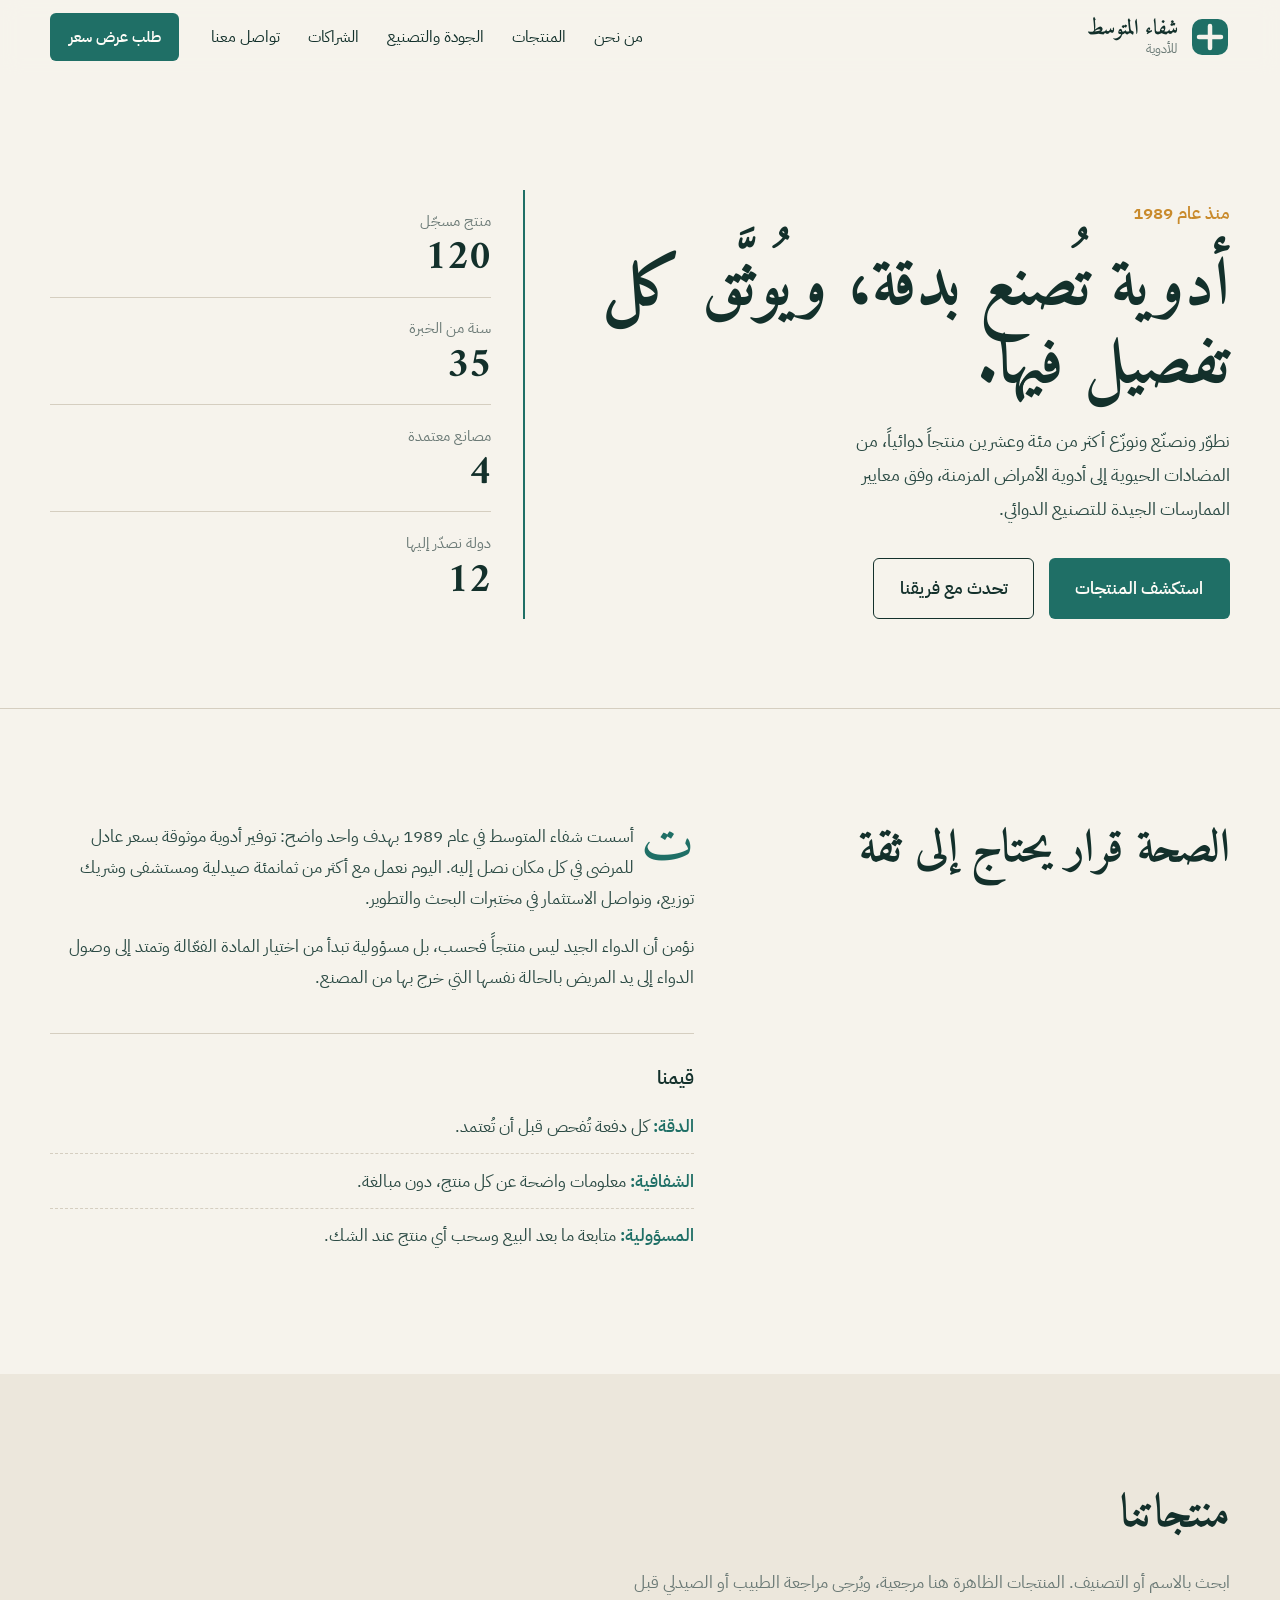
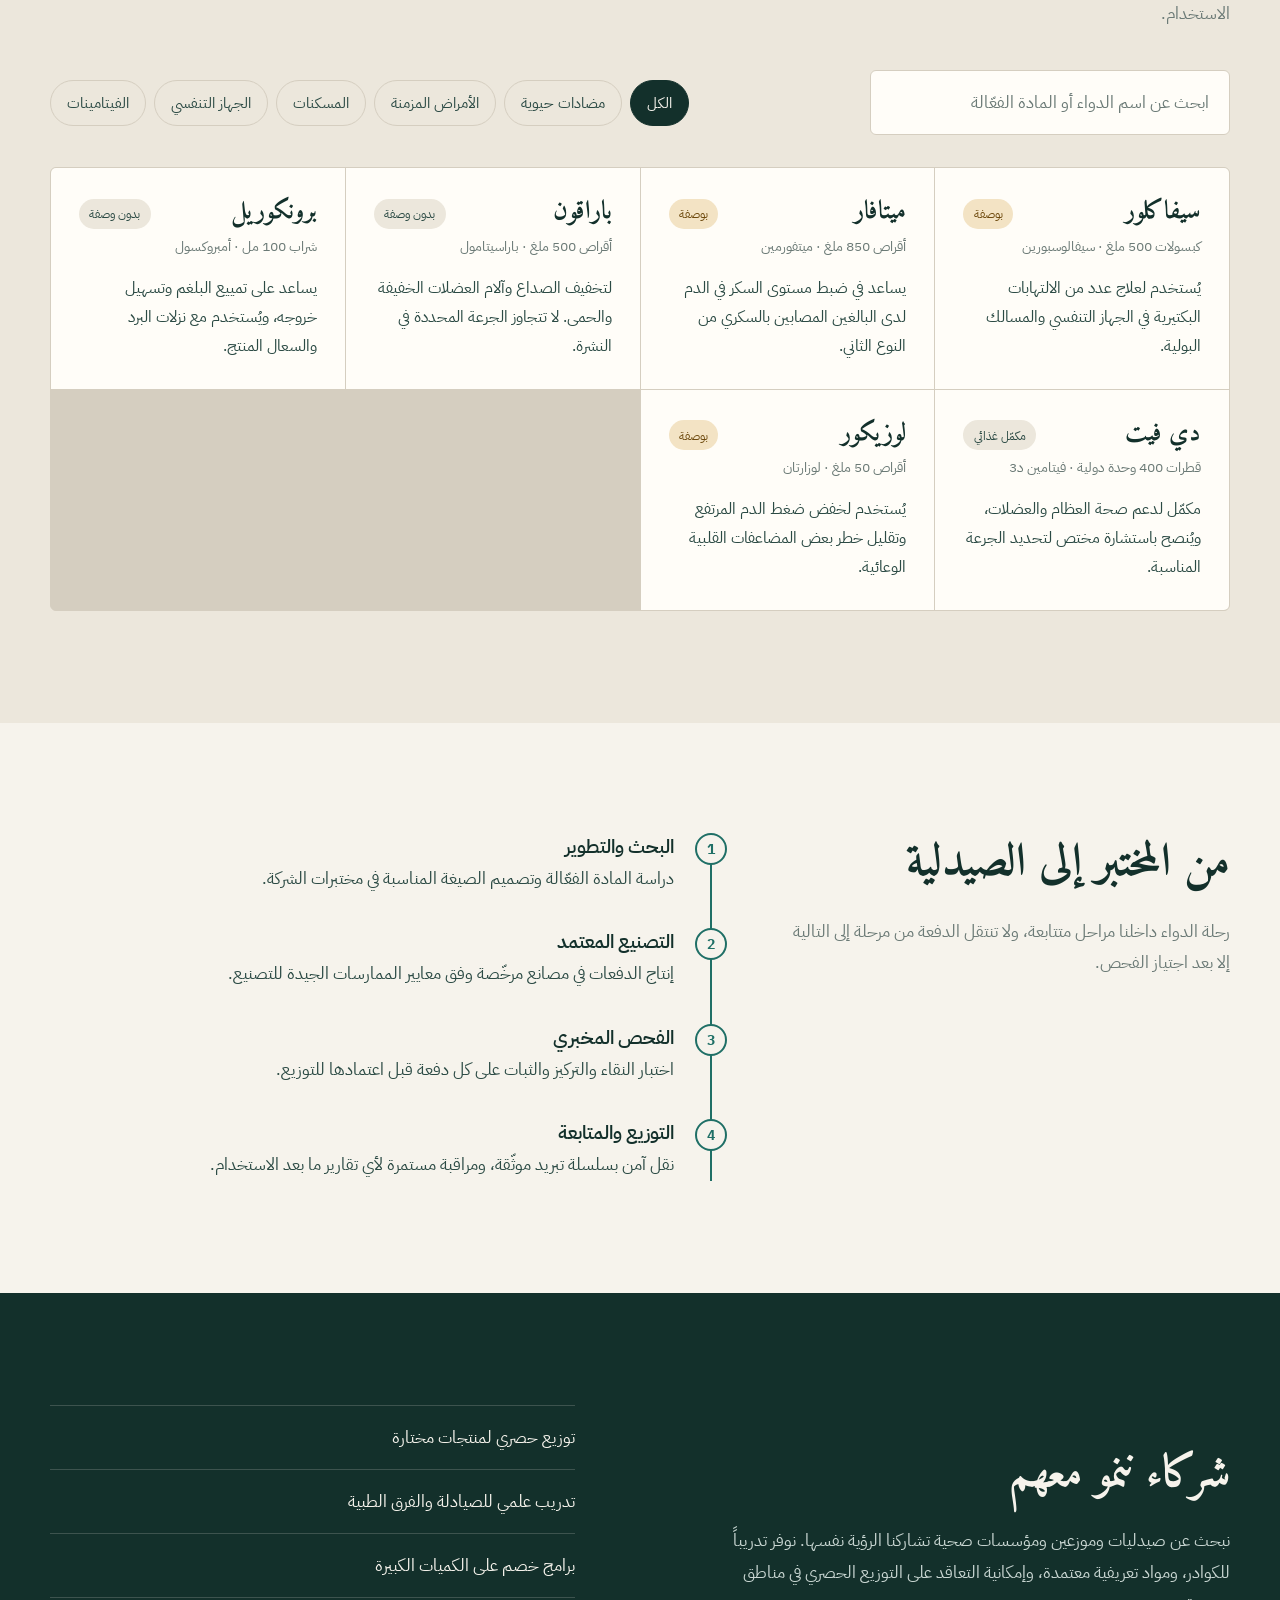
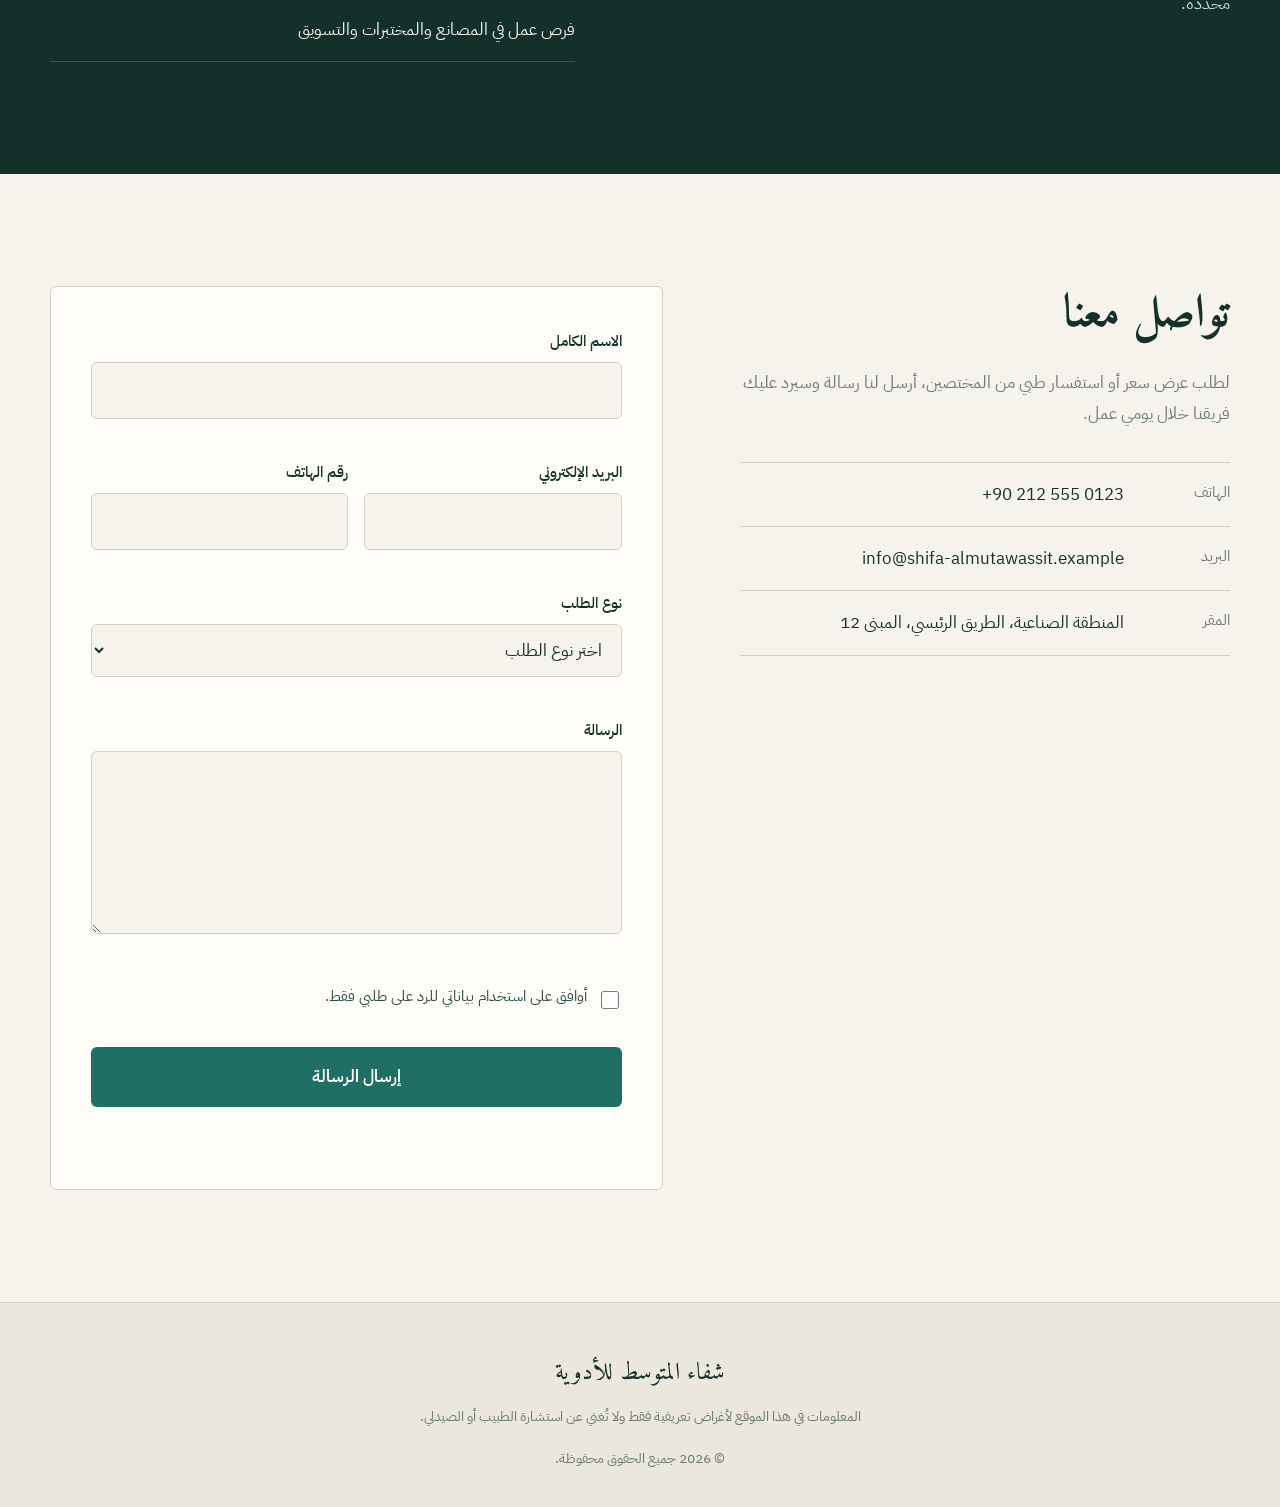
<file: index.html>
<!DOCTYPE html>
<html lang="ar" dir="rtl">
<head>
  <meta charset="UTF-8">
  <meta name="viewport" content="width=device-width, initial-scale=1.0">
  <meta name="description" content="شركة شفاء المتوسط للأدوية - منتجات دوائية عالية الجودة، مصانع معتمدة، وبحث وتطوير يخدم صحة المجتمع.">
  <title>شفاء المتوسط للأدوية | جودة تثق بها الصيدليات والمستشفيات</title>
  <link rel="preconnect" href="https://fonts.googleapis.com">
  <link rel="preconnect" href="https://fonts.gstatic.com" crossorigin>
  <link href="https://fonts.googleapis.com/css2?family=Amiri:wght@400;700&family=IBM+Plex+Sans+Arabic:wght@300;400;500;600&display=swap" rel="stylesheet">
  <link rel="stylesheet" href="styles.css">
</head>
<body>

  <a class="skip-link" href="#main">انتقل إلى المحتوى</a>

  <!-- ===== Header ===== -->
  <header class="site-header" id="siteHeader">
    <div class="container header-inner">
      <a href="#top" class="brand" aria-label="الصفحة الرئيسية">
        <svg class="brand-mark" viewBox="0 0 40 40" aria-hidden="true">
          <rect x="2" y="2" width="36" height="36" rx="10" fill="currentColor"/>
          <path d="M20 9v22M9 20h22" stroke="var(--paper)" stroke-width="4.5" stroke-linecap="round"/>
        </svg>
        <span class="brand-text">
          <strong>شفاء المتوسط</strong>
          <small>للأدوية</small>
        </span>
      </a>

      <button class="menu-toggle" id="menuToggle" aria-expanded="false" aria-controls="primaryNav">
        <span class="sr-only">القائمة</span>
        <span class="bars" aria-hidden="true"></span>
      </button>

      <nav class="primary-nav" id="primaryNav" aria-label="القائمة الرئيسية">
        <ul>
          <li><a href="#about">من نحن</a></li>
          <li><a href="#products">المنتجات</a></li>
          <li><a href="#quality">الجودة والتصنيع</a></li>
          <li><a href="#careers">الشراكات</a></li>
          <li><a href="#contact">تواصل معنا</a></li>
        </ul>
        <a href="#contact" class="btn btn-primary btn-sm nav-cta">طلب عرض سعر</a>
      </nav>
    </div>
  </header>

  <main id="main">

    <!-- ===== Hero ===== -->
    <section class="hero" id="top">
      <div class="container hero-grid">
        <div class="hero-copy">
          <p class="hero-kicker">منذ عام 1989</p>
          <h1>أدوية تُصنع بدقة، ويُوثَّق كل تفصيل فيها.</h1>
          <p class="hero-lead">
            نطوّر ونصنّع ونوزّع أكثر من مئة وعشرين منتجاً دوائياً، من المضادات الحيوية
            إلى أدوية الأمراض المزمنة، وفق معايير الممارسات الجيدة للتصنيع الدوائي.
          </p>
          <div class="hero-actions">
            <a href="#products" class="btn btn-primary">استكشف المنتجات</a>
            <a href="#contact" class="btn btn-ghost">تحدث مع فريقنا</a>
          </div>
        </div>

        <aside class="hero-facts" aria-label="أرقام الشركة">
          <dl>
            <div>
              <dt>منتج مسجّل</dt>
              <dd data-count="120">120</dd>
            </div>
            <div>
              <dt>سنة من الخبرة</dt>
              <dd data-count="35">35</dd>
            </div>
            <div>
              <dt>مصانع معتمدة</dt>
              <dd data-count="4">4</dd>
            </div>
            <div>
              <dt>دولة نصدّر إليها</dt>
              <dd data-count="12">12</dd>
            </div>
          </dl>
        </aside>
      </div>
    </section>

    <!-- ===== About ===== -->
    <section class="section about" id="about">
      <div class="container about-grid">
        <header class="section-head reveal">
          <h2>الصحة قرار يحتاج إلى ثقة</h2>
        </header>
        <div class="about-body reveal">
          <p>
            تأسست شفاء المتوسط في عام 1989 بهدف واحد واضح: توفير أدوية موثوقة بسعر عادل
            للمرضى في كل مكان نصل إليه. اليوم نعمل مع أكثر من ثمانمئة صيدلية ومستشفى
            وشريك توزيع، ونواصل الاستثمار في مختبرات البحث والتطوير.
          </p>
          <p>
            نؤمن أن الدواء الجيد ليس منتجاً فحسب، بل مسؤولية تبدأ من اختيار المادة الفعّالة
            وتمتد إلى وصول الدواء إلى يد المريض بالحالة نفسها التي خرج بها من المصنع.
          </p>
          <div class="values">
            <h3>قيمنا</h3>
            <ul>
              <li><strong>الدقة:</strong> كل دفعة تُفحص قبل أن تُعتمد.</li>
              <li><strong>الشفافية:</strong> معلومات واضحة عن كل منتج، دون مبالغة.</li>
              <li><strong>المسؤولية:</strong> متابعة ما بعد البيع وسحب أي منتج عند الشك.</li>
            </ul>
          </div>
        </div>
      </div>
    </section>

    <!-- ===== Products ===== -->
    <section class="section products" id="products">
      <div class="container">
        <header class="section-head section-head--wide reveal">
          <h2>منتجاتنا</h2>
          <p>ابحث بالاسم أو التصنيف. المنتجات الظاهرة هنا مرجعية، ويُرجى مراجعة الطبيب أو الصيدلي قبل الاستخدام.</p>
        </header>

        <div class="catalog-tools reveal">
          <label class="search-field">
            <span class="sr-only">ابحث عن دواء</span>
            <input type="search" id="productSearch" placeholder="ابحث عن اسم الدواء أو المادة الفعّالة" autocomplete="off">
          </label>

          <div class="filters" role="group" aria-label="تصفية حسب التصنيف">
            <button class="filter-btn is-active" data-filter="all" aria-pressed="true">الكل</button>
            <button class="filter-btn" data-filter="antibiotics" aria-pressed="false">مضادات حيوية</button>
            <button class="filter-btn" data-filter="chronic" aria-pressed="false">الأمراض المزمنة</button>
            <button class="filter-btn" data-filter="pain" aria-pressed="false">المسكنات</button>
            <button class="filter-btn" data-filter="respiratory" aria-pressed="false">الجهاز التنفسي</button>
            <button class="filter-btn" data-filter="vitamins" aria-pressed="false">الفيتامينات</button>
          </div>
        </div>

        <ul class="product-list reveal" id="productList">
          <li class="product" data-cat="antibiotics" data-name="سيفاكلور كبسولات مضاد حيوي سيفالوسبورين">
            <div class="product-head">
              <h3>سيفاكلور</h3>
              <span class="tag tag-rx">بوصفة</span>
            </div>
            <p class="product-meta">كبسولات 500 ملغ · سيفالوسبورين</p>
            <p>يُستخدم لعلاج عدد من الالتهابات البكتيرية في الجهاز التنفسي والمسالك البولية.</p>
          </li>

          <li class="product" data-cat="chronic" data-name="ميتفورمين أقراص السكري النوع الثاني">
            <div class="product-head">
              <h3>ميتافار</h3>
              <span class="tag tag-rx">بوصفة</span>
            </div>
            <p class="product-meta">أقراص 850 ملغ · ميتفورمين</p>
            <p>يساعد في ضبط مستوى السكر في الدم لدى البالغين المصابين بالسكري من النوع الثاني.</p>
          </li>

          <li class="product" data-cat="pain" data-name="باراقون أقراص تسكين الألم وخافض الحرارة">
            <div class="product-head">
              <h3>باراقون</h3>
              <span class="tag">بدون وصفة</span>
            </div>
            <p class="product-meta">أقراص 500 ملغ · باراسيتامول</p>
            <p>لتخفيف الصداع وآلام العضلات الخفيفة والحمى. لا تتجاوز الجرعة المحددة في النشرة.</p>
          </li>

          <li class="product" data-cat="respiratory" data-name="برونكوريل شراب لتسكين السعال">
            <div class="product-head">
              <h3>برونكوريل</h3>
              <span class="tag">بدون وصفة</span>
            </div>
            <p class="product-meta">شراب 100 مل · أمبروكسول</p>
            <p>يساعد على تمييع البلغم وتسهيل خروجه، ويُستخدم مع نزلات البرد والسعال المنتج.</p>
          </li>

          <li class="product" data-cat="vitamins" data-name="د فيت فيتامين د3 قطرات">
            <div class="product-head">
              <h3>دي فيت</h3>
              <span class="tag">مكمّل غذائي</span>
            </div>
            <p class="product-meta">قطرات 400 وحدة دولية · فيتامين د3</p>
            <p>مكمّل لدعم صحة العظام والعضلات، ويُنصح باستشارة مختص لتحديد الجرعة المناسبة.</p>
          </li>

          <li class="product" data-cat="chronic" data-name="لوزارتان أقراص ضغط الدم">
            <div class="product-head">
              <h3>لوزيكور</h3>
              <span class="tag tag-rx">بوصفة</span>
            </div>
            <p class="product-meta">أقراص 50 ملغ · لوزارتان</p>
            <p>يُستخدم لخفض ضغط الدم المرتفع وتقليل خطر بعض المضاعفات القلبية الوعائية.</p>
          </li>
        </ul>

        <p class="empty-state" id="emptyState" hidden>
          لا توجد نتائج مطابقة. جرّب اسماً آخر أو اختر تصنيفاً مختلفاً.
        </p>
      </div>
    </section>

    <!-- ===== Quality ===== -->
    <section class="section quality" id="quality">
      <div class="container quality-grid">
        <header class="section-head reveal">
          <h2>من المختبر إلى الصيدلية</h2>
          <p>رحلة الدواء داخلنا مراحل متتابعة، ولا تنتقل الدفعة من مرحلة إلى التالية إلا بعد اجتياز الفحص.</p>
        </header>

        <ol class="steps reveal">
          <li>
            <h3>البحث والتطوير</h3>
            <p>دراسة المادة الفعّالة وتصميم الصيغة المناسبة في مختبرات الشركة.</p>
          </li>
          <li>
            <h3>التصنيع المعتمد</h3>
            <p>إنتاج الدفعات في مصانع مرخّصة وفق معايير الممارسات الجيدة للتصنيع.</p>
          </li>
          <li>
            <h3>الفحص المخبري</h3>
            <p>اختبار النقاء والتركيز والثبات على كل دفعة قبل اعتمادها للتوزيع.</p>
          </li>
          <li>
            <h3>التوزيع والمتابعة</h3>
            <p>نقل آمن بسلسلة تبريد موثّقة، ومراقبة مستمرة لأي تقارير ما بعد الاستخدام.</p>
          </li>
        </ol>
      </div>
    </section>

    <!-- ===== Partners / Careers ===== -->
    <section class="section partners" id="careers">
      <div class="container partners-grid reveal">
        <div>
          <h2>شركاء ننمو معهم</h2>
          <p>
            نبحث عن صيدليات وموزعين ومؤسسات صحية تشاركنا الرؤية نفسها. نوفر تدريباً للكوادر،
            ومواد تعريفية معتمدة، وإمكانية التعاقد على التوزيع الحصري في مناطق محددة.
          </p>
        </div>
        <ul class="partner-list">
          <li>توزيع حصري لمنتجات مختارة</li>
          <li>تدريب علمي للصيادلة والفرق الطبية</li>
          <li>برامج خصم على الكميات الكبيرة</li>
          <li>فرص عمل في المصانع والمختبرات والتسويق</li>
        </ul>
      </div>
    </section>

    <!-- ===== Contact ===== -->
    <section class="section contact" id="contact">
      <div class="container contact-grid">
        <div class="contact-info reveal">
          <h2>تواصل معنا</h2>
          <p>لطلب عرض سعر أو استفسار طبي من المختصين، أرسل لنا رسالة وسيرد عليك فريقنا خلال يومي عمل.</p>
          <ul class="contact-details">
            <li><span>الهاتف</span><a href="tel:+902125550123" dir="ltr">+90 212 555 0123</a></li>
            <li><span>البريد</span><a href="mailto:info@shifa-almutawassit.example">info@shifa-almutawassit.example</a></li>
            <li><span>المقر</span>المنطقة الصناعية، الطريق الرئيسي، المبنى 12</li>
          </ul>
        </div>

        <form class="contact-form reveal" id="contactForm" novalidate>
          <div class="field">
            <label for="name">الاسم الكامل</label>
            <input type="text" id="name" name="name" required autocomplete="name">
            <small class="error" data-error-for="name"></small>
          </div>

          <div class="field-row">
            <div class="field">
              <label for="email">البريد الإلكتروني</label>
              <input type="email" id="email" name="email" required autocomplete="email" dir="ltr">
              <small class="error" data-error-for="email"></small>
            </div>
            <div class="field">
              <label for="phone">رقم الهاتف</label>
              <input type="tel" id="phone" name="phone" autocomplete="tel" dir="ltr">
              <small class="error" data-error-for="phone"></small>
            </div>
          </div>

          <div class="field">
            <label for="topic">نوع الطلب</label>
            <select id="topic" name="topic">
              <option value="">اختر نوع الطلب</option>
              <option value="quote">طلب عرض سعر</option>
              <option value="partner">شراكة وتوزيع</option>
              <option value="medical">استفسار علمي عن منتج</option>
              <option value="career">توظيف</option>
            </select>
            <small class="error" data-error-for="topic"></small>
          </div>

          <div class="field">
            <label for="message">الرسالة</label>
            <textarea id="message" name="message" rows="5" required></textarea>
            <small class="error" data-error-for="message"></small>
          </div>

          <label class="consent">
            <input type="checkbox" id="consent" name="consent" required>
            <span>أوافق على استخدام بياناتي للرد على طلبي فقط.</span>
          </label>
          <small class="error" data-error-for="consent"></small>

          <button type="submit" class="btn btn-primary btn-block">إرسال الرسالة</button>
          <p class="form-status" id="formStatus" role="status" aria-live="polite"></p>
        </form>
      </div>
    </section>
  </main>

  <!-- ===== Footer ===== -->
  <footer class="site-footer">
    <div class="container footer-inner">
      <p class="footer-brand">شفاء المتوسط للأدوية</p>
      <p class="footer-note">
        المعلومات في هذا الموقع لأغراض تعريفية فقط ولا تُغني عن استشارة الطبيب أو الصيدلي.
      </p>
      <p class="footer-copy">&copy; <span id="year"></span> جميع الحقوق محفوظة.</p>
    </div>
  </footer>

  <script src="script.js"></script>
</body>
</html>
</file>
<file: styles.css>
/* =========================================================
   شفاء المتوسط للأدوية - Stylesheet
   Palette: ink green, warm paper, clinical teal, amber signal
   Type: Amiri (display serif) + IBM Plex Sans Arabic (body)
   ========================================================= */

:root {
  --ink: #13302b;
  --ink-soft: #2b4a44;
  --paper: #f6f3ec;
  --paper-deep: #ece7dc;
  --teal: #1f6f66;
  --teal-dark: #155149;
  --amber: #c98a2b;
  --muted: #6b7a76;
  --line: #d5cec0;
  --white: #fffdf8;
  --danger: #a33a2e;

  --font-display: "Amiri", "Traditional Arabic", serif;
  --font-body: "IBM Plex Sans Arabic", "Tahoma", sans-serif;

  --radius: 6px;
  --shell: 1180px;
  --ease: cubic-bezier(.2, .7, .2, 1);
}

/* ---------- Base ---------- */
*,
*::before,
*::after { box-sizing: border-box; }

html {
  scroll-behavior: smooth;
  scroll-padding-top: 90px;
}

body {
  margin: 0;
  font-family: var(--font-body);
  font-size: 1.0625rem;
  line-height: 1.85;
  color: var(--ink);
  background: var(--paper);
  -webkit-font-smoothing: antialiased;
}

img, svg { display: block; max-width: 100%; }

a { color: inherit; text-decoration: none; }

a:focus-visible,
button:focus-visible,
input:focus-visible,
select:focus-visible,
textarea:focus-visible {
  outline: 3px solid var(--amber);
  outline-offset: 3px;
  border-radius: 4px;
}

h1, h2, h3 {
  margin: 0 0 .5em;
  font-weight: 500;
  line-height: 1.25;
}

h1, h2 { font-family: var(--font-display); font-weight: 700; }
h3 { font-size: 1.2rem; font-weight: 600; }

p { margin: 0 0 1em; }

.container {
  width: min(100% - 2.5rem, var(--shell));
  margin-inline: auto;
}

.sr-only {
  position: absolute;
  width: 1px; height: 1px;
  overflow: hidden;
  clip: rect(0 0 0 0);
  white-space: nowrap;
}

.skip-link {
  position: absolute;
  inset-inline-start: 1rem;
  top: -100px;
  background: var(--ink);
  color: var(--paper);
  padding: .5rem 1rem;
  border-radius: var(--radius);
  z-index: 100;
}
.skip-link:focus { top: 1rem; }

/* ---------- Buttons ---------- */
.btn {
  display: inline-flex;
  align-items: center;
  justify-content: center;
  gap: .5rem;
  padding: .85rem 1.6rem;
  border: 1.5px solid transparent;
  border-radius: var(--radius);
  font: inherit;
  font-weight: 600;
  cursor: pointer;
  transition: background-color .25s var(--ease), color .25s var(--ease), border-color .25s var(--ease);
}

.btn-primary {
  background: var(--teal);
  color: var(--white);
}
.btn-primary:hover { background: var(--teal-dark); }

.btn-ghost {
  border-color: var(--ink);
  color: var(--ink);
  background: transparent;
}
.btn-ghost:hover { background: var(--ink); color: var(--paper); }

.btn-sm { padding: .55rem 1.1rem; font-size: .95rem; }
.btn-block { width: 100%; }

/* ---------- Header ---------- */
.site-header {
  position: sticky;
  top: 0;
  z-index: 50;
  background: rgba(246, 243, 236, .92);
  backdrop-filter: blur(10px);
  border-bottom: 1px solid transparent;
  transition: border-color .3s var(--ease);
}
.site-header.is-scrolled { border-bottom-color: var(--line); }

.header-inner {
  display: flex;
  align-items: center;
  justify-content: space-between;
  min-height: 74px;
}

.brand {
  display: inline-flex;
  align-items: center;
  gap: .75rem;
  color: var(--ink);
}
.brand-mark { width: 40px; height: 40px; color: var(--teal); }
.brand-text { display: flex; flex-direction: column; line-height: 1.1; }
.brand-text strong { font-family: var(--font-display); font-size: 1.35rem; }
.brand-text small { font-size: .8rem; color: var(--muted); }

.primary-nav {
  display: flex;
  align-items: center;
  gap: 2rem;
}
.primary-nav ul {
  display: flex;
  gap: 1.75rem;
  list-style: none;
  margin: 0;
  padding: 0;
}
.primary-nav ul a {
  font-size: .97rem;
  padding-block: .25rem;
  background: linear-gradient(var(--amber), var(--amber)) no-repeat right bottom / 0 2px;
  transition: background-size .35s var(--ease);
}
.primary-nav ul a:hover,
.primary-nav ul a.is-current {
  background-size: 100% 2px;
}

.menu-toggle {
  display: none;
  width: 44px;
  height: 44px;
  border: 0;
  background: transparent;
  cursor: pointer;
  position: relative;
}
.menu-toggle .bars,
.menu-toggle .bars::before,
.menu-toggle .bars::after {
  position: absolute;
  inset-inline: 10px;
  height: 2px;
  background: var(--ink);
  border-radius: 2px;
  transition: transform .3s var(--ease), background-color .3s;
}
.menu-toggle .bars { top: 50%; transform: translateY(-50%); }
.menu-toggle .bars::before { content: ""; top: -7px; }
.menu-toggle .bars::after { content: ""; top: 7px; }
.menu-toggle[aria-expanded="true"] .bars { background: transparent; }
.menu-toggle[aria-expanded="true"] .bars::before { transform: translateY(7px) rotate(45deg); }
.menu-toggle[aria-expanded="true"] .bars::after { transform: translateY(-7px) rotate(-45deg); }

/* ---------- Hero ---------- */
.hero {
  padding: clamp(4rem, 9vw, 7.5rem) 0 clamp(3.5rem, 7vw, 6rem);
  border-bottom: 1px solid var(--line);
}

.hero-grid {
  display: grid;
  grid-template-columns: 1.35fr 1fr;
  gap: clamp(2rem, 5vw, 5rem);
  align-items: end;
}

.hero-kicker {
  color: var(--amber);
  font-weight: 600;
  margin-bottom: 1.25rem;
}

.hero h1 {
  font-size: clamp(2.4rem, 5.4vw, 4.2rem);
  line-height: 1.15;
  margin-bottom: 1.25rem;
}

.hero-lead {
  font-size: 1.15rem;
  color: var(--ink-soft);
  max-width: 34ch;
  margin-bottom: 2rem;
}

.hero-actions {
  display: flex;
  flex-wrap: wrap;
  gap: .9rem;
}

.hero-facts dl {
  margin: 0;
  border-inline-start: 2px solid var(--teal);
  padding-inline-start: 2rem;
}
.hero-facts dl div {
  padding-block: 1.1rem;
  border-bottom: 1px solid var(--line);
}
.hero-facts dl div:last-child { border-bottom: 0; }
.hero-facts dt {
  font-size: .92rem;
  color: var(--muted);
  margin-bottom: .15rem;
}
.hero-facts dd {
  margin: 0;
  font-family: var(--font-display);
  font-size: 2.6rem;
  font-weight: 700;
  line-height: 1;
  color: var(--ink);
  font-variant-numeric: lining-nums;
}

/* ---------- Sections ---------- */
.section { padding: clamp(4.5rem, 9vw, 7rem) 0; }

.section-head h2 {
  font-size: clamp(2rem, 3.6vw, 2.9rem);
}
.section-head p {
  color: var(--muted);
  max-width: 60ch;
}
.section-head--wide { margin-bottom: 2.5rem; }

/* ---------- About ---------- */
.about-grid {
  display: grid;
  grid-template-columns: 1fr 1.4fr;
  gap: clamp(2rem, 6vw, 6rem);
}
.about-body { font-size: 1.05rem; color: var(--ink-soft); }
.about-body p:first-child::first-letter {
  font-family: var(--font-display);
  font-size: 3.4em;
  float: inline-start;
  line-height: .9;
  margin-inline-end: .12em;
  color: var(--teal);
}

.values { margin-top: 2.5rem; padding-top: 2rem; border-top: 1px solid var(--line); }
.values h3 { color: var(--ink); }
.values ul { list-style: none; padding: 0; margin: 0; }
.values li {
  padding-block: .7rem;
  border-bottom: 1px dashed var(--line);
}
.values li:last-child { border-bottom: 0; }
.values strong { color: var(--teal); font-weight: 600; }

/* ---------- Products ---------- */
.products { background: var(--paper-deep); }

.catalog-tools {
  display: flex;
  flex-direction: column;
  gap: 1.25rem;
  margin-bottom: 2rem;
}

.search-field input {
  width: 100%;
  padding: 1rem 1.25rem;
  font: inherit;
  color: var(--ink);
  background: var(--white);
  border: 1px solid var(--line);
  border-radius: var(--radius);
  transition: border-color .25s;
}
.search-field input::placeholder { color: var(--muted); }
.search-field input:focus { border-color: var(--teal); outline-color: var(--amber); }

.filters {
  display: flex;
  flex-wrap: wrap;
  gap: .5rem;
}
.filter-btn {
  padding: .5rem 1rem;
  font: inherit;
  font-size: .95rem;
  color: var(--ink-soft);
  background: transparent;
  border: 1px solid var(--line);
  border-radius: 999px;
  cursor: pointer;
  transition: all .2s var(--ease);
}
.filter-btn:hover { border-color: var(--teal); color: var(--teal); }
.filter-btn.is-active {
  background: var(--ink);
  border-color: var(--ink);
  color: var(--paper);
}

.product-list {
  list-style: none;
  padding: 0;
  margin: 0;
  display: grid;
  grid-template-columns: repeat(auto-fill, minmax(280px, 1fr));
  gap: 1px;
  background: var(--line);
  border: 1px solid var(--line);
  border-radius: var(--radius);
  overflow: hidden;
}

.product {
  background: var(--white);
  padding: 1.75rem;
  display: flex;
  flex-direction: column;
}
.product[hidden] { display: none; }

.product-head {
  display: flex;
  justify-content: space-between;
  align-items: baseline;
  gap: .75rem;
  margin-bottom: .25rem;
}
.product-head h3 {
  font-family: var(--font-display);
  font-size: 1.6rem;
  margin: 0;
}
.product-meta {
  font-size: .9rem;
  color: var(--muted);
  margin-bottom: .9rem;
}
.product p:last-child { color: var(--ink-soft); font-size: .98rem; margin-bottom: 0; }

.tag {
  flex-shrink: 0;
  font-size: .78rem;
  padding: .2rem .65rem;
  border-radius: 999px;
  background: var(--paper-deep);
  color: var(--ink-soft);
  white-space: nowrap;
}
.tag-rx {
  background: #f3e3c4;
  color: #6e4a0e;
}

.empty-state {
  text-align: center;
  color: var(--muted);
  padding: 3rem 0 0;
}
.empty-state[hidden] { display: none; }

/* ---------- Quality ---------- */
.quality-grid {
  display: grid;
  grid-template-columns: 1fr 1.5fr;
  gap: clamp(2rem, 6vw, 6rem);
  align-items: start;
}

.steps {
  list-style: none;
  counter-reset: step;
  margin: 0;
  padding: 0;
  border-inline-start: 2px solid var(--teal);
}
.steps li {
  counter-increment: step;
  position: relative;
  padding: 0 0 2.25rem 0;
  padding-inline-start: 2.25rem;
}
.steps li:last-child { padding-bottom: 0; }
.steps li::before {
  content: counter(step);
  position: absolute;
  inset-inline-start: -17px;
  top: -2px;
  width: 32px;
  height: 32px;
  display: grid;
  place-items: center;
  background: var(--paper);
  border: 2px solid var(--teal);
  border-radius: 50%;
  color: var(--teal);
  font-weight: 700;
  font-size: .9rem;
}
.steps h3 { margin-bottom: .25rem; }
.steps p { color: var(--ink-soft); margin: 0; }

/* ---------- Partners ---------- */
.partners {
  background: var(--ink);
  color: var(--paper);
}
.partners-grid {
  display: grid;
  grid-template-columns: 1.1fr 1fr;
  gap: clamp(2rem, 6vw, 5rem);
  align-items: center;
}
.partners h2 {
  font-family: var(--font-display);
  font-size: clamp(2rem, 3.6vw, 2.8rem);
}
.partners p { color: #c9d6d2; max-width: 52ch; margin: 0; }
.partner-list {
  list-style: none;
  margin: 0;
  padding: 0;
}
.partner-list li {
  padding-block: 1rem;
  border-bottom: 1px solid rgba(246, 243, 236, .18);
  font-size: 1.05rem;
}
.partner-list li:first-child { border-top: 1px solid rgba(246, 243, 236, .18); }

/* ---------- Contact ---------- */
.contact-grid {
  display: grid;
  grid-template-columns: 1fr 1.25fr;
  gap: clamp(2.5rem, 6vw, 6rem);
}
.contact-info h2 {
  font-size: clamp(2rem, 3.6vw, 2.9rem);
}
.contact-info > p { color: var(--muted); }

.contact-details {
  list-style: none;
  padding: 0;
  margin: 2rem 0 0;
}
.contact-details li {
  display: grid;
  grid-template-columns: 90px 1fr;
  gap: 1rem;
  padding-block: 1rem;
  border-top: 1px solid var(--line);
}
.contact-details li:last-child { border-bottom: 1px solid var(--line); }
.contact-details span { color: var(--muted); font-size: .92rem; }
.contact-details a:hover { color: var(--teal); text-decoration: underline; }

.contact-form {
  background: var(--white);
  padding: clamp(1.5rem, 4vw, 2.5rem);
  border: 1px solid var(--line);
  border-radius: var(--radius);
}

.field { margin-bottom: 1.25rem; }
.field-row {
  display: grid;
  grid-template-columns: 1fr 1fr;
  gap: 1rem;
}

.field label {
  display: block;
  font-weight: 500;
  font-size: .95rem;
  margin-bottom: .4rem;
}

.field input,
.field select,
.field textarea {
  width: 100%;
  font: inherit;
  color: var(--ink);
  background: var(--paper);
  border: 1px solid var(--line);
  border-radius: var(--radius);
  padding: .75rem .95rem;
  transition: border-color .2s, background-color .2s;
}
.field textarea { resize: vertical; min-height: 120px; }
.field input:focus,
.field select:focus,
.field textarea:focus {
  outline: none;
  border-color: var(--teal);
  background: var(--white);
  box-shadow: 0 0 0 3px rgba(31, 111, 102, .15);
}

.field.has-error input,
.field.has-error select,
.field.has-error textarea { border-color: var(--danger); }

.error {
  display: block;
  min-height: 1em;
  margin-top: .35rem;
  font-size: .85rem;
  color: var(--danger);
}

.consent {
  display: flex;
  align-items: flex-start;
  gap: .6rem;
  font-size: .92rem;
  color: var(--ink-soft);
  cursor: pointer;
  margin-bottom: .25rem;
}
.consent input {
  margin-top: .45rem;
  accent-color: var(--teal);
  width: 18px;
  height: 18px;
  flex-shrink: 0;
}

.contact-form .btn { margin-top: 1rem; }

.form-status {
  margin: 1rem 0 0;
  min-height: 1.5em;
  text-align: center;
  font-weight: 500;
  color: var(--teal);
}
.form-status.is-error { color: var(--danger); }

/* ---------- Footer ---------- */
.site-footer {
  background: var(--paper-deep);
  border-top: 1px solid var(--line);
  padding: 3rem 0 2.25rem;
  font-size: .95rem;
  color: var(--muted);
}
.footer-inner {
  display: grid;
  gap: .5rem;
  text-align: center;
  justify-items: center;
}
.footer-brand {
  font-family: var(--font-display);
  font-size: 1.5rem;
  color: var(--ink);
  margin: 0;
}
.footer-note { max-width: 60ch; margin: 0; font-size: .9rem; }
.footer-copy { margin: .5rem 0 0; font-size: .85rem; }

/* ---------- Reveal on scroll (single, quiet entrance) ---------- */
.reveal {
  opacity: 0;
  transform: translateY(16px);
  transition: opacity .8s var(--ease), transform .8s var(--ease);
}
.reveal.is-visible {
  opacity: 1;
  transform: none;
}

/* ---------- Responsive ---------- */
@media (max-width: 960px) {
  .hero-grid,
  .about-grid,
  .quality-grid,
  .partners-grid,
  .contact-grid {
    grid-template-columns: 1fr;
  }
  .hero-facts dl {
    display: grid;
    grid-template-columns: repeat(2, 1fr);
    border-inline-start: 0;
    padding-inline-start: 0;
    border-top: 2px solid var(--teal);
  }
  .hero-facts dl div { border-bottom: 1px solid var(--line); }
  .hero-facts dl div:nth-child(odd) { border-inline-end: 1px solid var(--line); padding-inline-end: 1rem; }
  .hero-facts dl div:nth-child(even) { padding-inline-start: 1rem; }
}

@media (max-width: 760px) {
  .menu-toggle { display: block; }

  .primary-nav {
    position: fixed;
    inset: 74px 0 auto 0;
    flex-direction: column;
    align-items: stretch;
    gap: 1.5rem;
    padding: 1.5rem 1.25rem 2rem;
    background: var(--paper);
    border-bottom: 1px solid var(--line);
    transform: translateY(-120%);
    opacity: 0;
    visibility: hidden;
    transition: transform .4s var(--ease), opacity .3s, visibility .4s;
    z-index: 40;
  }
  .primary-nav.is-open {
    transform: none;
    opacity: 1;
    visibility: visible;
  }
  .primary-nav ul {
    flex-direction: column;
    gap: 1rem;
  }
  .primary-nav ul a { font-size: 1.1rem; }
  .nav-cta { text-align: center; }

  .field-row { grid-template-columns: 1fr; }
  .contact-details li { grid-template-columns: 70px 1fr; }
}

@media (min-width: 761px) {
  .catalog-tools {
    flex-direction: row;
    align-items: center;
    justify-content: space-between;
  }
  .search-field { flex: 0 1 360px; }
}

/* ---------- Reduced motion ---------- */
@media (prefers-reduced-motion: reduce) {
  html { scroll-behavior: auto; }
  *,
  *::before,
  *::after {
    transition-duration: .01ms !important;
    animation-duration: .01ms !important;
  }
  .reveal { opacity: 1; transform: none; }
}
</file>
